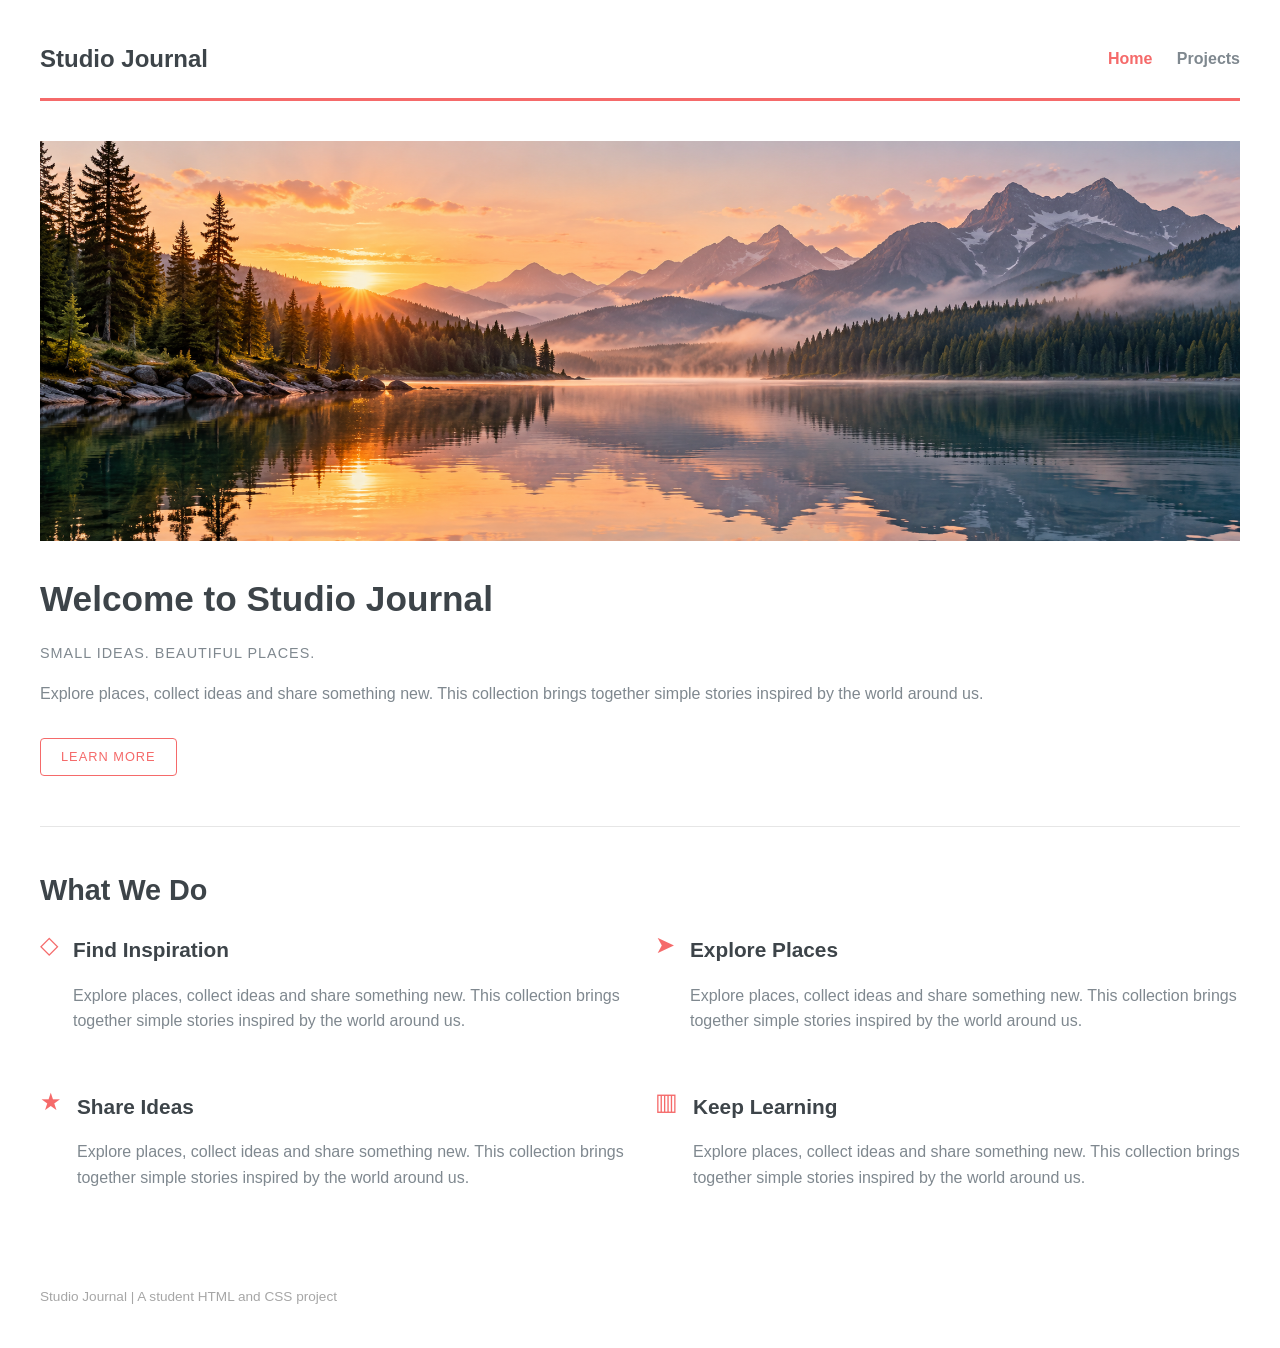
<file: index.html>
<!DOCTYPE html>
<html lang="en">
<head>
    <meta charset="UTF-8">
    <meta name="viewport" content="width=device-width, initial-scale=1.0">
    <title>Studio Journal | Home</title>
    <link rel="stylesheet" href="styles.css">
</head>
<body>
    <header>
        <a class="logo" href="index.html"><strong>Studio Journal</strong></a>
        <nav>
            <a href="index.html" class="active" aria-current="page">Home</a>
            <a href="projects.html">Projects</a>
        </nav>
    </header>

    <main>
        <section class="intro">
            <img class="banner" src="images/pic10.png" alt="Mountain lake at sunrise">
            <h1>Welcome to Studio Journal</h1>
            <p class="subtitle">Small ideas. Beautiful places.</p>
            <p>Explore places, collect ideas and share something new. This collection brings together simple stories inspired by the world around us.</p>
            <a class="button" href="#features">Learn More</a>
        </section>

        <section id="features">
            <h2>What We Do</h2>
            <div class="features">
                <article class="feature">
                    <span class="icon" aria-hidden="true">◇</span>
                    <div>
                        <h3>Find Inspiration</h3>
                        <p>Explore places, collect ideas and share something new. This collection brings together simple stories inspired by the world around us.</p>
                    </div>
                </article>
                <article class="feature">
                    <span class="icon" aria-hidden="true">➤</span>
                    <div>
                        <h3>Explore Places</h3>
                        <p>Explore places, collect ideas and share something new. This collection brings together simple stories inspired by the world around us.</p>
                    </div>
                </article>
                <article class="feature">
                    <span class="icon" aria-hidden="true">★</span>
                    <div>
                        <h3>Share Ideas</h3>
                        <p>Explore places, collect ideas and share something new. This collection brings together simple stories inspired by the world around us.</p>
                    </div>
                </article>
                <article class="feature">
                    <span class="icon" aria-hidden="true">▥</span>
                    <div>
                        <h3>Keep Learning</h3>
                        <p>Explore places, collect ideas and share something new. This collection brings together simple stories inspired by the world around us.</p>
                    </div>
                </article>
            </div>
        </section>
    </main>
    <footer>Studio Journal | A student HTML and CSS project</footer>
</body>
</html>
</file>
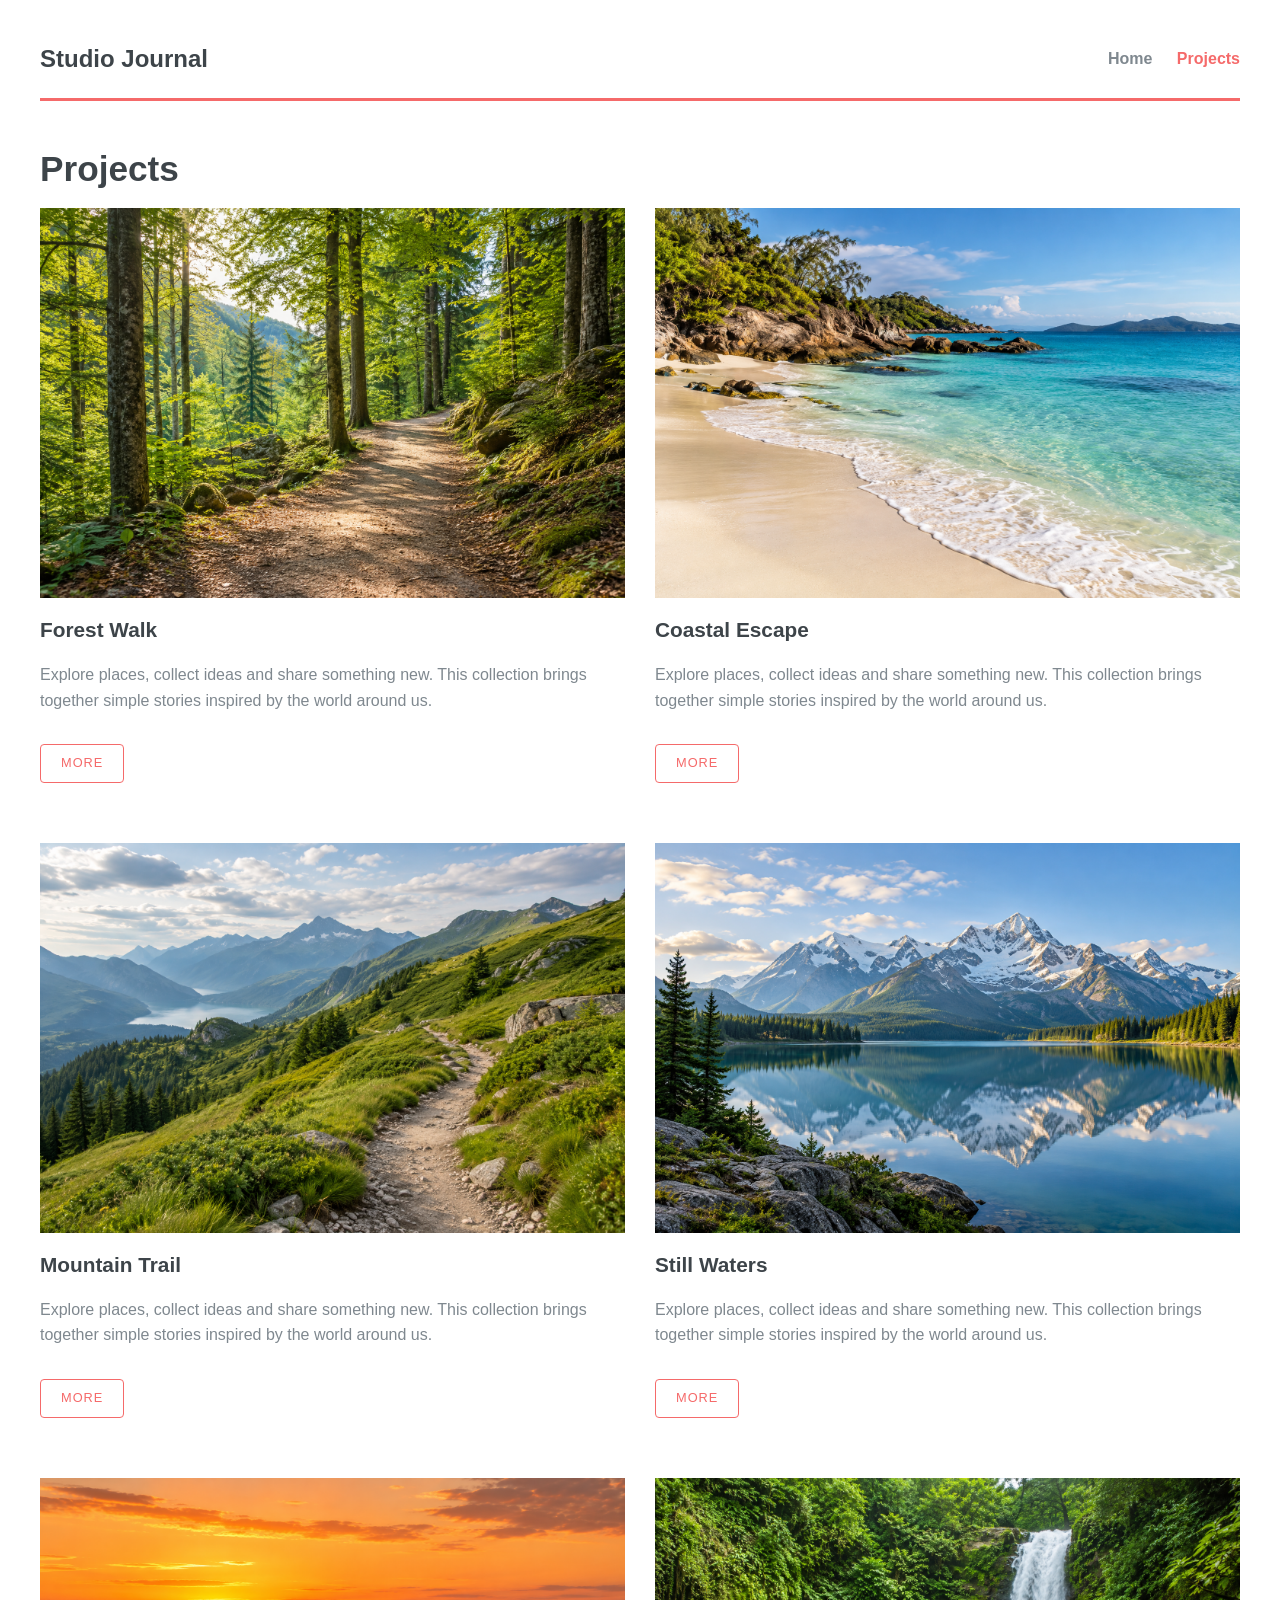
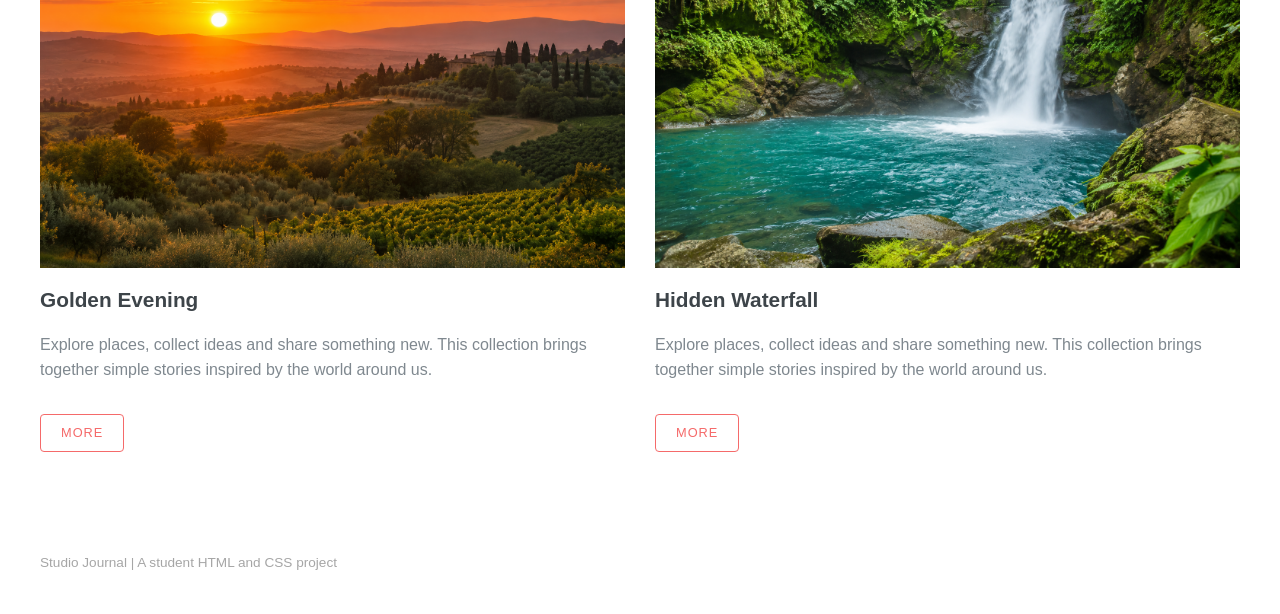
<file: projects.html>
<!DOCTYPE html>
<html lang="en">
<head>
    <meta charset="UTF-8">
    <meta name="viewport" content="width=device-width, initial-scale=1.0">
    <title>Studio Journal | Projects</title>
    <link rel="stylesheet" href="styles.css">
</head>
<body>
    <header>
        <a class="logo" href="index.html"><strong>Studio Journal</strong></a>
        <nav>
            <a href="index.html">Home</a>
            <a href="projects.html" class="active" aria-current="page">Projects</a>
        </nav>
    </header>

    <main>
        <section>
            <h1 class="section-title">Projects</h1>
            <div class="projects">
                <article>
                    <img src="images/pic01.png" alt="Sunlit path through a green forest">
                    <h3>Forest Walk</h3>
                    <p>Explore places, collect ideas and share something new. This collection brings together simple stories inspired by the world around us.</p>
                    <a class="button" href="images/pic01.png">More</a>
                </article>
                <article>
                    <img src="images/pic02.png" alt="Sandy coastline beside turquoise water">
                    <h3>Coastal Escape</h3>
                    <p>Explore places, collect ideas and share something new. This collection brings together simple stories inspired by the world around us.</p>
                    <a class="button" href="images/pic02.png">More</a>
                </article>
                <article>
                    <img src="images/pic03.png" alt="Trail through green mountain hills">
                    <h3>Mountain Trail</h3>
                    <p>Explore places, collect ideas and share something new. This collection brings together simple stories inspired by the world around us.</p>
                    <a class="button" href="images/pic03.png">More</a>
                </article>
                <article>
                    <img src="images/pic04.png" alt="Lake reflecting distant mountains">
                    <h3>Still Waters</h3>
                    <p>Explore places, collect ideas and share something new. This collection brings together simple stories inspired by the world around us.</p>
                    <a class="button" href="images/pic04.png">More</a>
                </article>
                <article>
                    <img src="images/pic05.png" alt="Sunset over rolling countryside">
                    <h3>Golden Evening</h3>
                    <p>Explore places, collect ideas and share something new. This collection brings together simple stories inspired by the world around us.</p>
                    <a class="button" href="images/pic05.png">More</a>
                </article>
                <article>
                    <img src="images/pic06.png" alt="Waterfall surrounded by green plants">
                    <h3>Hidden Waterfall</h3>
                    <p>Explore places, collect ideas and share something new. This collection brings together simple stories inspired by the world around us.</p>
                    <a class="button" href="images/pic06.png">More</a>
                </article>
            </div>
        </section>
    </main>
    <footer>Studio Journal | A student HTML and CSS project</footer>
</body>
</html>
</file>
<file: styles.css>
/* Base Styles */
body {
    margin: 40px;
    font-family: Arial, sans-serif;
    color: #7f888f;
    background-color: #ffffff;
    line-height: 1.6;
}

/* Headings */
h1, h2, h3 {
    color: #3d4449;
    margin-top: 0;
}

h1 {
    font-size: 2.2rem;
    margin-bottom: 10px;
}

h2 {
    font-size: 1.8rem;
    margin-bottom: 20px;
}

h3 {
    font-size: 1.3rem;
    margin-bottom: 10px;
}

/* Header & Navigation */
header {
    display: flex;
    justify-content: space-between;
    align-items: center;
    border-bottom: 3px solid #f56a6a;
    padding-bottom: 20px;
    margin-bottom: 40px;
}

.logo {
    text-decoration: none;
    color: #3d4449;
    font-size: 1.5rem;
}

nav a {
    margin-left: 20px;
    text-decoration: none;
    color: #7f888f;
    font-weight: bold;
}

nav a.active, 
nav a:hover {
    color: #f56a6a;
}

/* Images */
img {
    width: 100%;
    display: block;
    height: auto;
}

.banner {
    margin-bottom: 30px;
}

/* Main Content Spacing */
.intro {
    margin-bottom: 50px;
}

.subtitle {
    text-transform: uppercase;
    letter-spacing: 1px;
    font-size: 0.9rem;
    margin-bottom: 15px;
}

#features {
    border-top: 1px solid #e6e6e6;
    padding-top: 40px;
}

/* Grid Layouts for Features & Projects */
.features, 
.projects {
    display: grid;
    grid-template-columns: 1fr 1fr;
    gap: 40px 30px;
}

/* Feature Item Layout */
.feature {
    display: flex;
    align-items: flex-start;
    gap: 15px;
}

.feature .icon {
    color: #f56a6a;
    font-size: 1.5rem;
    line-height: 1;
}

/* Buttons */
.button {
    display: inline-block;
    padding: 8px 20px;
    border: 1px solid #f56a6a;
    color: #f56a6a;
    text-decoration: none;
    text-transform: uppercase;
    font-size: 0.8rem;
    letter-spacing: 1px;
    margin-top: 15px;
    border-radius: 4px;
}

.button:hover {
    background-color: #f56a6a;
    color: #ffffff;
}

/* Projects Cards Layout */
.projects article {
    margin-bottom: 20px;
}

.projects img {
    margin-bottom: 15px;
}

/* Footer */
footer {
    margin-top: 60px;
    padding-top: 20px;
    color: #a6a6a6;
    font-size: 0.85rem;
}

/* Responsive Layout for Mobile Devices */
@media (max-width: 650px) {
    body {
        margin: 20px;
    }

    .features, 
    .projects {
        grid-template-columns: 1fr;
    }

    header {
        flex-direction: column;
        align-items: flex-start;
        gap: 15px;
    }

    nav a {
        margin-left: 0;
        margin-right: 20px;
    }
}
</file>
